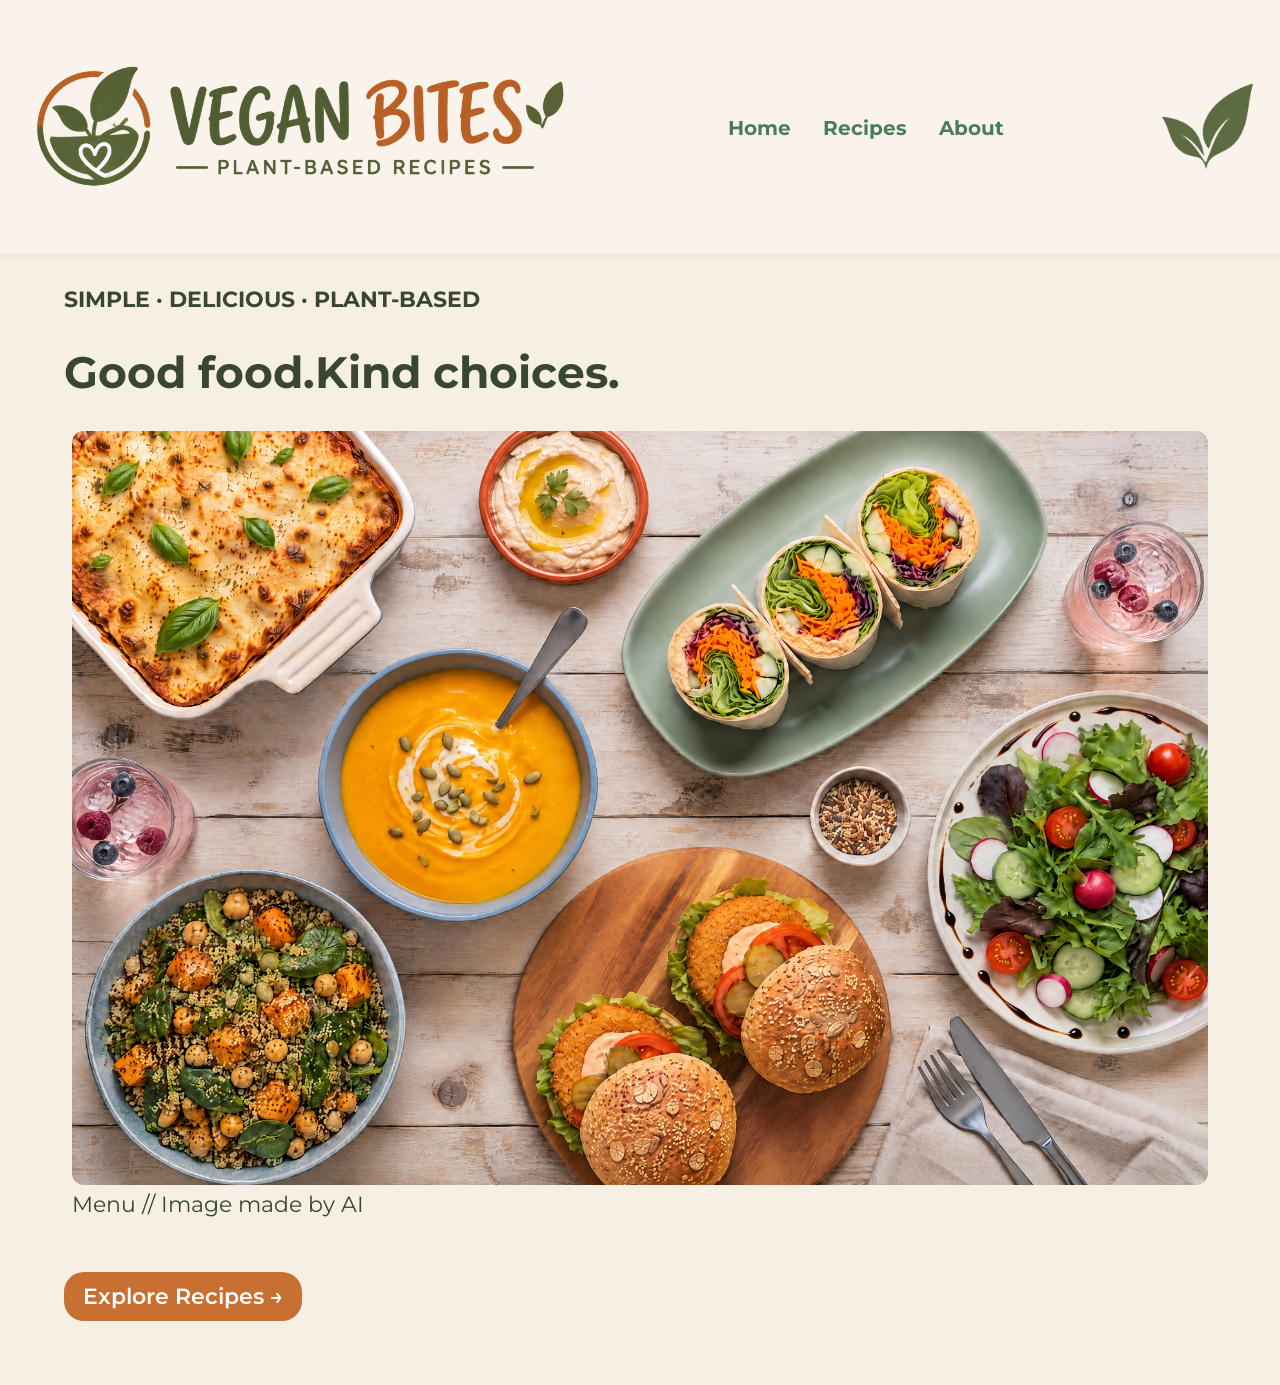
<file: index.html>
<!DOCTYPE html>
<html lang="en">
<head>
    <meta charset="UTF-8">
    <meta name="viewport" content="width=device-width, initial-scale=1.0">
    <title>Odin Recipes</title>
    <link rel="stylesheet" href="styles.css">
    <link href='https://fonts.googleapis.com/css?family=Montserrat' rel='stylesheet'>
</head>
<body>
    <header class="site-header">
        <div class="container">
            <div class="logo">
                <img src="./img/vegan_bites_header.png" alt="Vegan Bites Logo">
            </div>
            <nav class="main-nav">
                <ul>
                    <li><a href="index.html">Home</a></li>
                    <li><a href="recipes.html">Recipes</a></li>
                    <li><a href="about.html">About</a></li>
                </ul>
            </nav>
            <div class="leaf-icon">
               <img src="./img/leaf.png" alt="Leaf Icon">
            </div>
        </div>
    </header>
    <main>
    <h4>SIMPLE · DELICIOUS · PLANT-BASED</h4>
    <h1>Good food.Kind choices.</h1>
     <figure>
      <img class="carte" src="./img/menu.png" alt="menu">
      <figcaption>Menu // Image made by AI</figcaption>
    </figure>
    <a href="./recipes.html" class="btn">Explore Recipes →</a>
    </main>
</body>
</html>
</file>
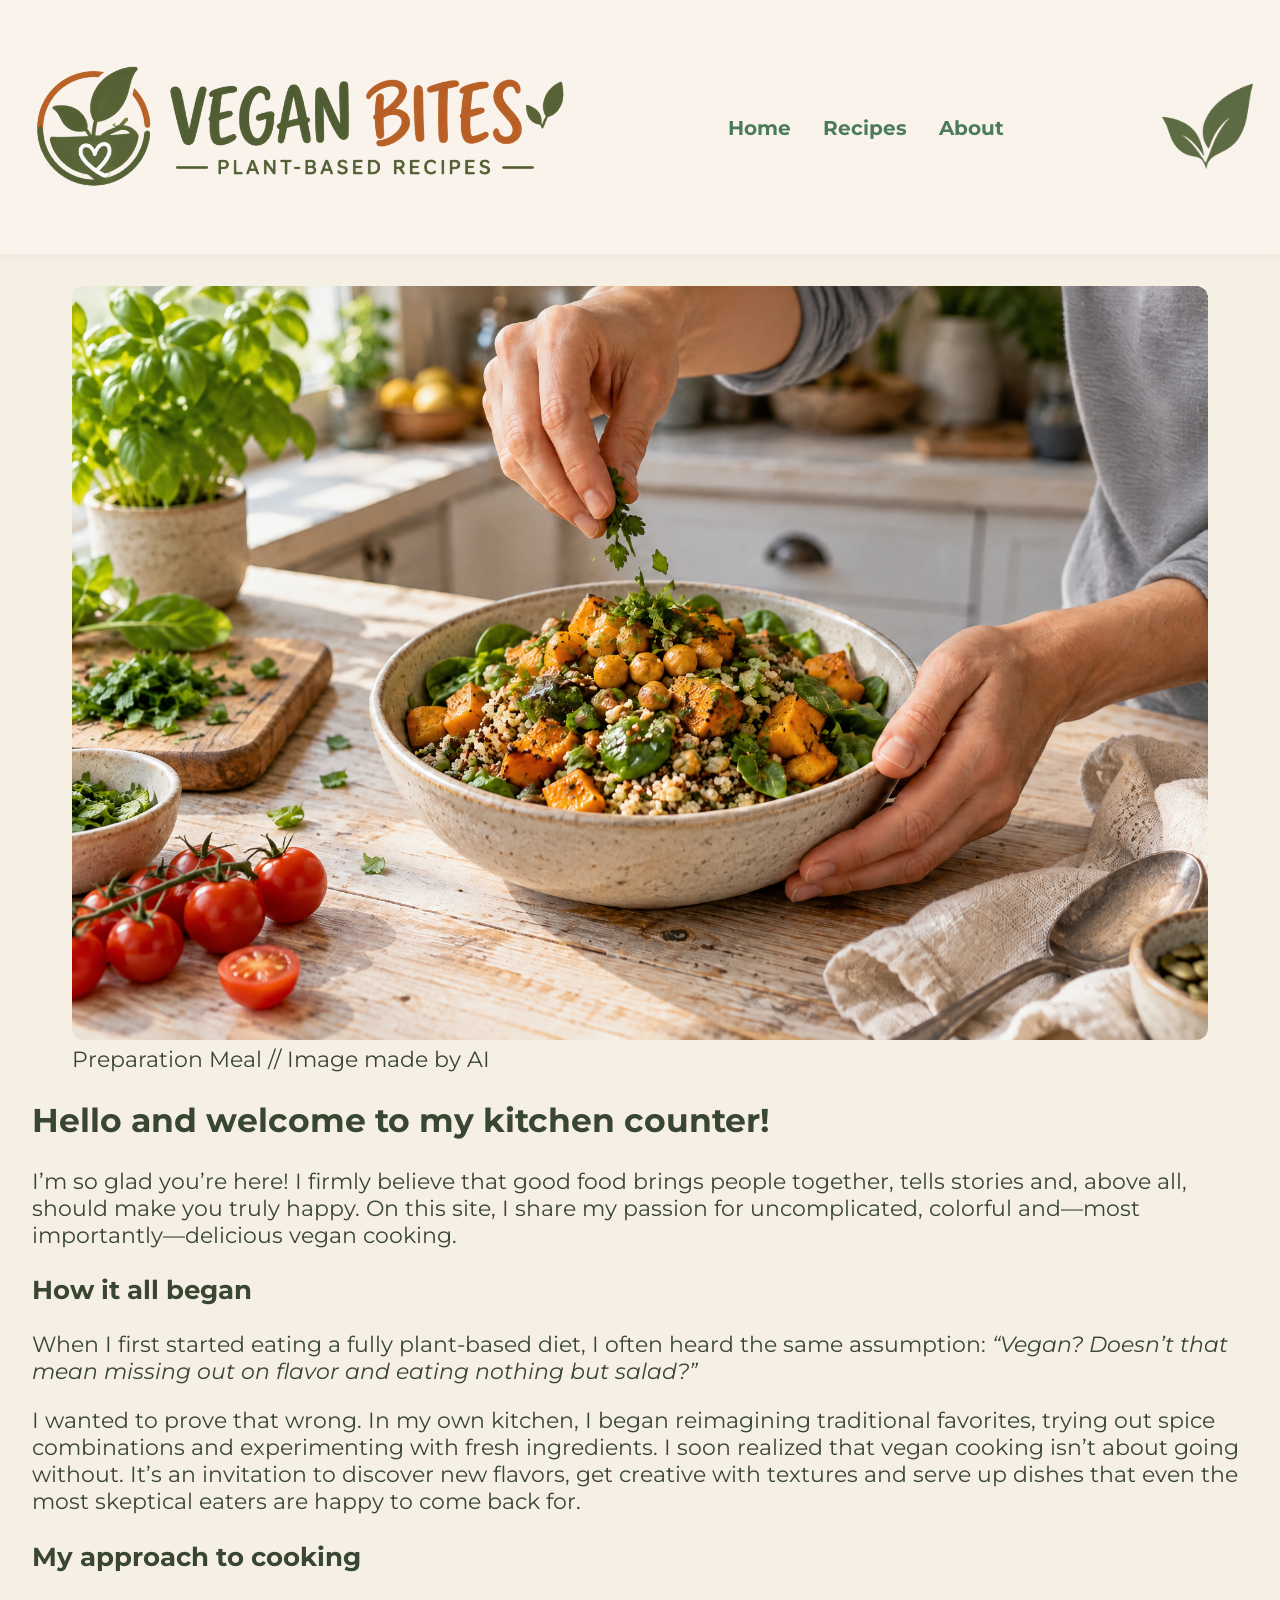
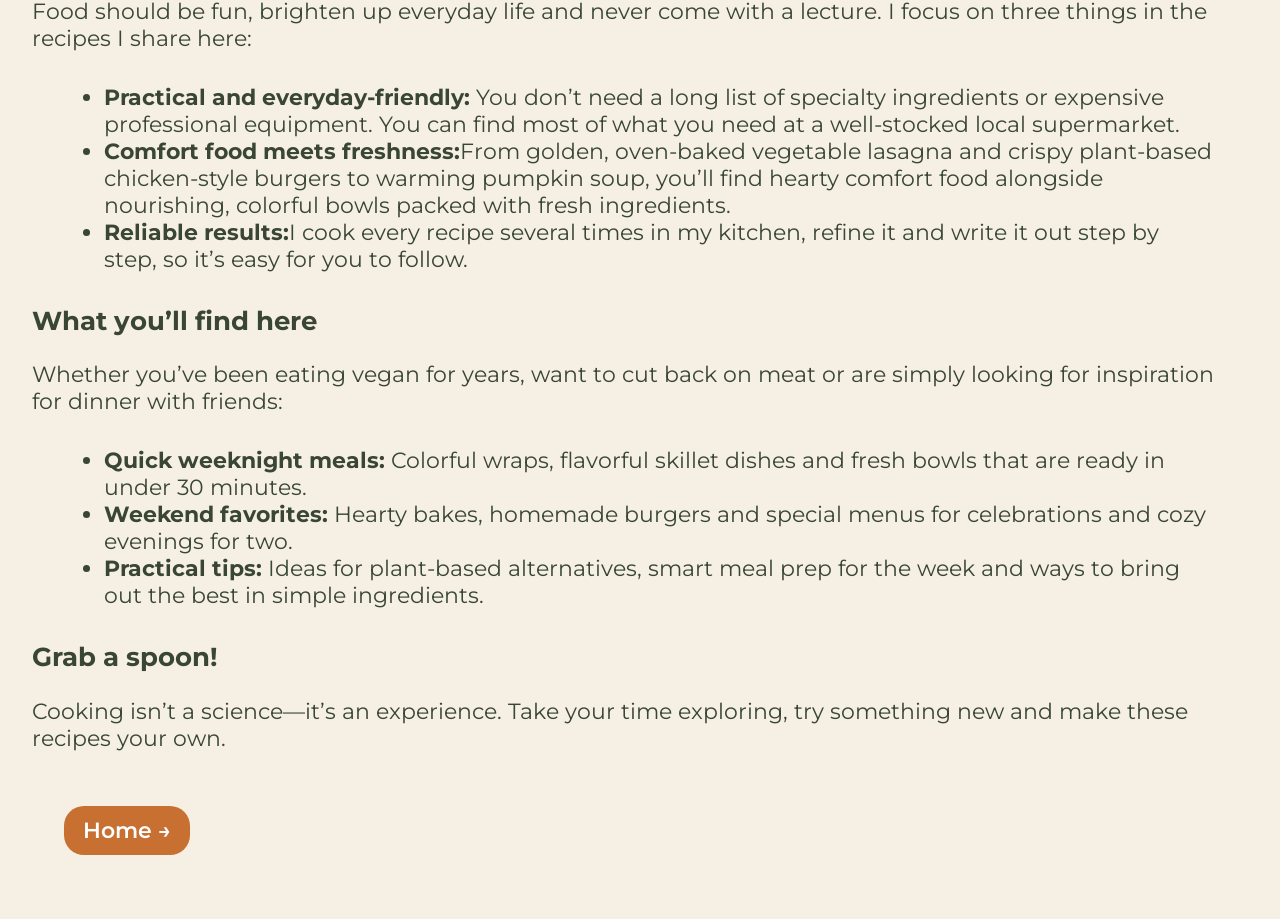
<file: about.html>
<!DOCTYPE html>
<html lang="en">
<head>
    <meta charset="UTF-8">
    <meta name="viewport" content="width=device-width, initial-scale=1.0">
    <title>About</title>
    <link rel="stylesheet" href="styles.css">
    <link href='https://fonts.googleapis.com/css?family=Montserrat' rel='stylesheet'>
</head>
<body>
     <header class="site-header">
        <div class="container">
            <div class="logo">
                <img src="./img/vegan_bites_header.png" alt="Vegan Bites Logo">
            </div>
            <nav class="main-nav">
                <ul>
                    <li><a href="index.html">Home</a></li>
                    <li><a href="recipes.html">Recipes</a></li>
                    <li><a href="about.html">About</a></li>
                </ul>
            </nav>
            <div class="leaf-icon">
                <img src="./img/leaf.png" alt="Leaf Icon">
            </div>
        </div>
    </header>
    <main>
        <figure>
        <img src="./img/meal.png" alt="Meal">
        <figcaption>Preparation Meal // Image made by AI</figcaption>
        </figure>
    <h2>Hello and welcome to my kitchen counter!</h2>
    <p>I’m so glad you’re here! I firmly believe that good food brings people together, tells stories and, above all, should make you truly happy. On this site, I share my passion for uncomplicated, colorful and—most importantly—delicious vegan cooking.</p>
    <h3>How it all began</h3>
    <p>When I first started eating a fully plant-based diet, I often heard the same assumption: <em>“Vegan? Doesn’t that mean missing out on flavor and eating nothing but salad?”</em></p>
    <p>I wanted to prove that wrong. In my own kitchen, I began reimagining traditional favorites, trying out spice combinations and experimenting with fresh ingredients. I soon realized that vegan cooking isn’t about going without. It’s an invitation to discover new flavors, get creative with textures and serve up dishes that even the most skeptical eaters are happy to come back for.</p>
    <h3>My approach to cooking</h3>
    <p>Food should be fun, brighten up everyday life and never come with a lecture. I focus on three things in the recipes I share here:</p>
    <ul>
        <li><strong>Practical and everyday-friendly:</strong> You don’t need a long list of specialty ingredients or expensive professional equipment. You can find most of what you need at a well-stocked local supermarket.</li>
        <li><strong>Comfort food meets freshness:</strong>From golden, oven-baked vegetable lasagna and crispy plant-based chicken-style burgers to warming pumpkin soup, you’ll find hearty comfort food alongside nourishing, colorful bowls packed with fresh ingredients.</li>
        <li><strong>Reliable results:</strong>I cook every recipe several times in my kitchen, refine it and write it out step by step, so it’s easy for you to follow.</li>
    </ul>
    <h3>What you’ll find here</h3>
    <p>Whether you’ve been eating vegan for years, want to cut back on meat or are simply looking for inspiration for dinner with friends:</p>
    <ul>
        <li><strong>Quick weeknight meals:</strong> Colorful wraps, flavorful skillet dishes and fresh bowls that are ready in under 30 minutes.</li>
        <li><strong>Weekend favorites:</strong> Hearty bakes, homemade burgers and special menus for celebrations and cozy evenings for two.</li>
        <li><strong>Practical tips:</strong> Ideas for plant-based alternatives, smart meal prep for the week and ways to bring out the best in simple ingredients.</li>
    </ul>
    <h3>Grab a spoon!</h3>
    <p>Cooking isn’t a science—it’s an experience. Take your time exploring, try something new and make these recipes your own.</p>
    <a class="btn" href="./index.html">Home →</a>
    </main>
</body>
</html>
</file>
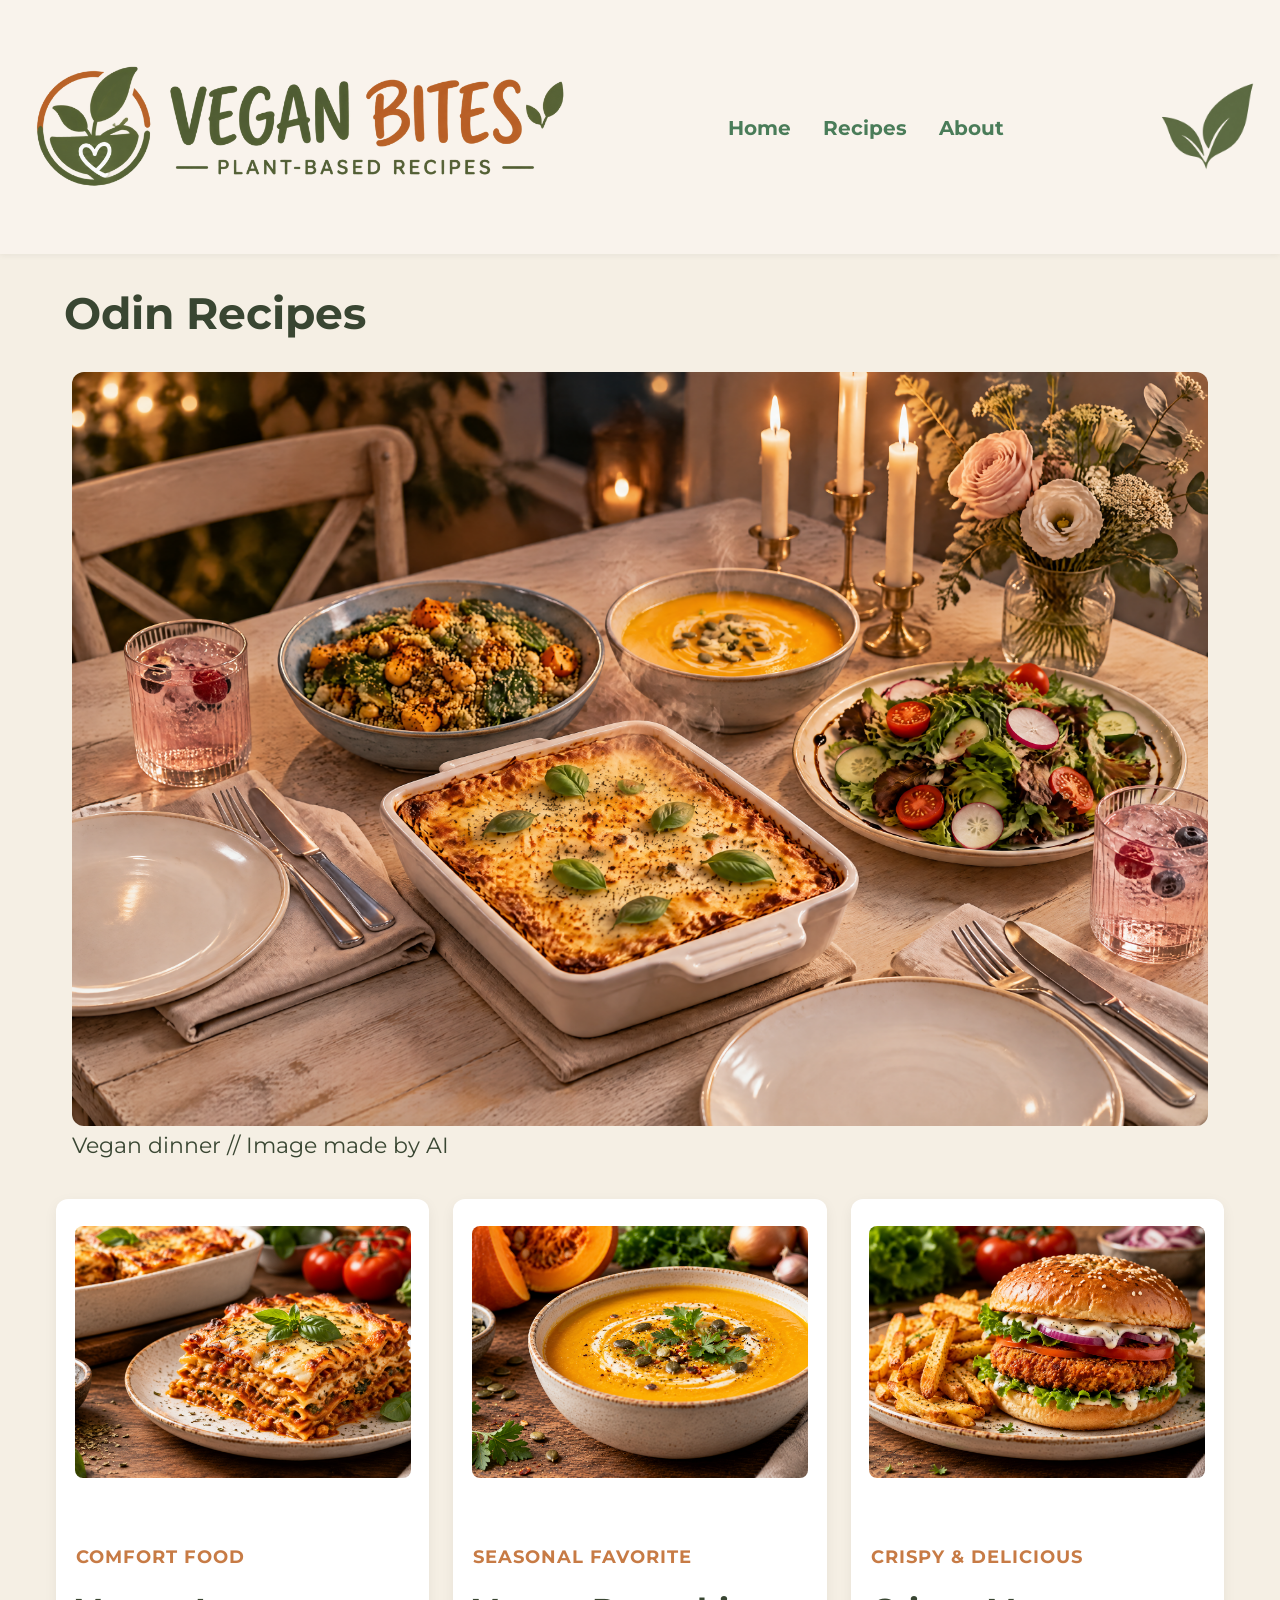
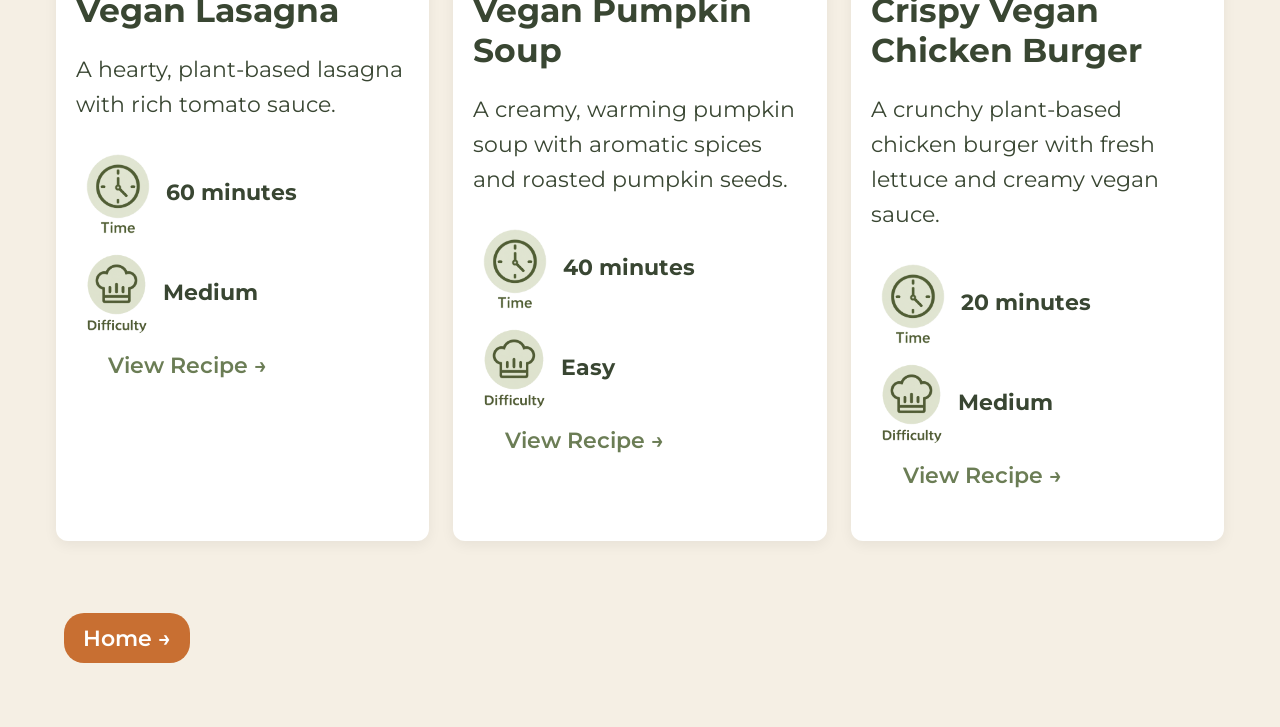
<file: recipes.html>
<!DOCTYPE html>
<html lang="en">
<head>
    <meta charset="UTF-8">
    <meta name="viewport" content="width=device-width, initial-scale=1.0">
    <title>Odin Recipes</title>
    <link rel="stylesheet" href="styles.css">
    <link href='https://fonts.googleapis.com/css?family=Montserrat' rel='stylesheet'>
</head>
<body>
    <header class="site-header">
        <div class="container">
            <div class="logo">
                <img src="./img/vegan_bites_header.png" alt="Vegan Bites Logo">
            </div>
            <nav class="main-nav">
                <ul>
                    <li><a href="index.html">Home</a></li>
                    <li><a href="recipes.html">Recipes</a></li>
                    <li><a href="about.html">About</a></li>
                </ul>
            </nav>
            <div class="leaf-icon">
                <img src="./img/leaf.png" alt="Leaf Icon">
            </div>
        </div>
    </header>
    <main>
    <h1>Odin Recipes</h1>
    <figure>
    <img src="./img/dinner.png" alt="Dinner">
    <figcaption>Vegan dinner // Image made by AI</figcaption>
    </figure>

    <section class="recipe-grid">
  <article class="recipe-card">
    <a href="recipes/lasagna.html">
      <img
        src="./img/lasagna.png"
        alt="Homemade vegan lasagna with tomato sauce"
        class="recipe-image"
      >
    </a>

    <div class="recipe-content">
      <p class="recipe-category">COMFORT FOOD</p>
      <h2>Vegan Lasagna</h2>
      <p>A hearty, plant-based lasagna with rich tomato sauce.</p>
        <div class="recipe-info">
          <section>
          <img class="info-icon" src="./img/Time.png" alt="Time">
          60 minutes
          </section>
          <section>
          <img class="info-icon" src="./img/Difficulty.png" alt="Difficulty">
          Medium
          </section>
        </div>
      <a href="recipes/lasagna.html" class="recipe-link">
        View Recipe →
      </a>
    </div>
  </article>

  
<article class="recipe-card">
  <a href="recipes/pumpkin-soup.html">
    <img
      src="./img/pumpkin-soup.png"
      alt="Creamy vegan pumpkin soup with roasted pumpkin seeds"
      class="recipe-image"
    >
  </a>

  <div class="recipe-content">
    <p class="recipe-category">SEASONAL FAVORITE</p>
    <h2>Vegan Pumpkin Soup</h2>
    <p>A creamy, warming pumpkin soup with aromatic spices and roasted pumpkin seeds.</p>
     <div class="recipe-info">
          <section>
          <img class="info-icon" src="./img/Time.png" alt="Time">
          40 minutes
          </section>
          <section>
          <img class="info-icon" src="./img/Difficulty.png" alt="Difficulty">
          Easy
          </section>
        </div>
    <a href="recipes/pumpkin-soup.html" class="recipe-link">
      View Recipe →
    </a>
  </div>
</article>

 <article class="recipe-card">
  <a href="recipes/burger.html">
    <img
      src="./img/burger.png"
      alt="Crispy vegan chicken burger with lettuce and vegan sauce"
      class="recipe-image"
    >
  </a>

  <div class="recipe-content">
    <p class="recipe-category">CRISPY & DELICIOUS</p>
    <h2>Crispy Vegan Chicken Burger</h2>
    <p>A crunchy plant-based chicken burger with fresh lettuce and creamy vegan sauce.</p>
     <div class="recipe-info">
          <section>
          <img class="info-icon" src="./img/Time.png" alt="Time">
          20 minutes
          </section>
          <section>
          <img class="info-icon" src="./img/Difficulty.png" alt="Difficulty">
          Medium
          </section>
        </div>
    <a href="recipes/burger.html" class="recipe-link">
      View Recipe →
    </a>
  </div>
</article>
</section>
    <a class="btn" href="./index.html">Home →</a>
    </main>
</body>
</html>
</file>
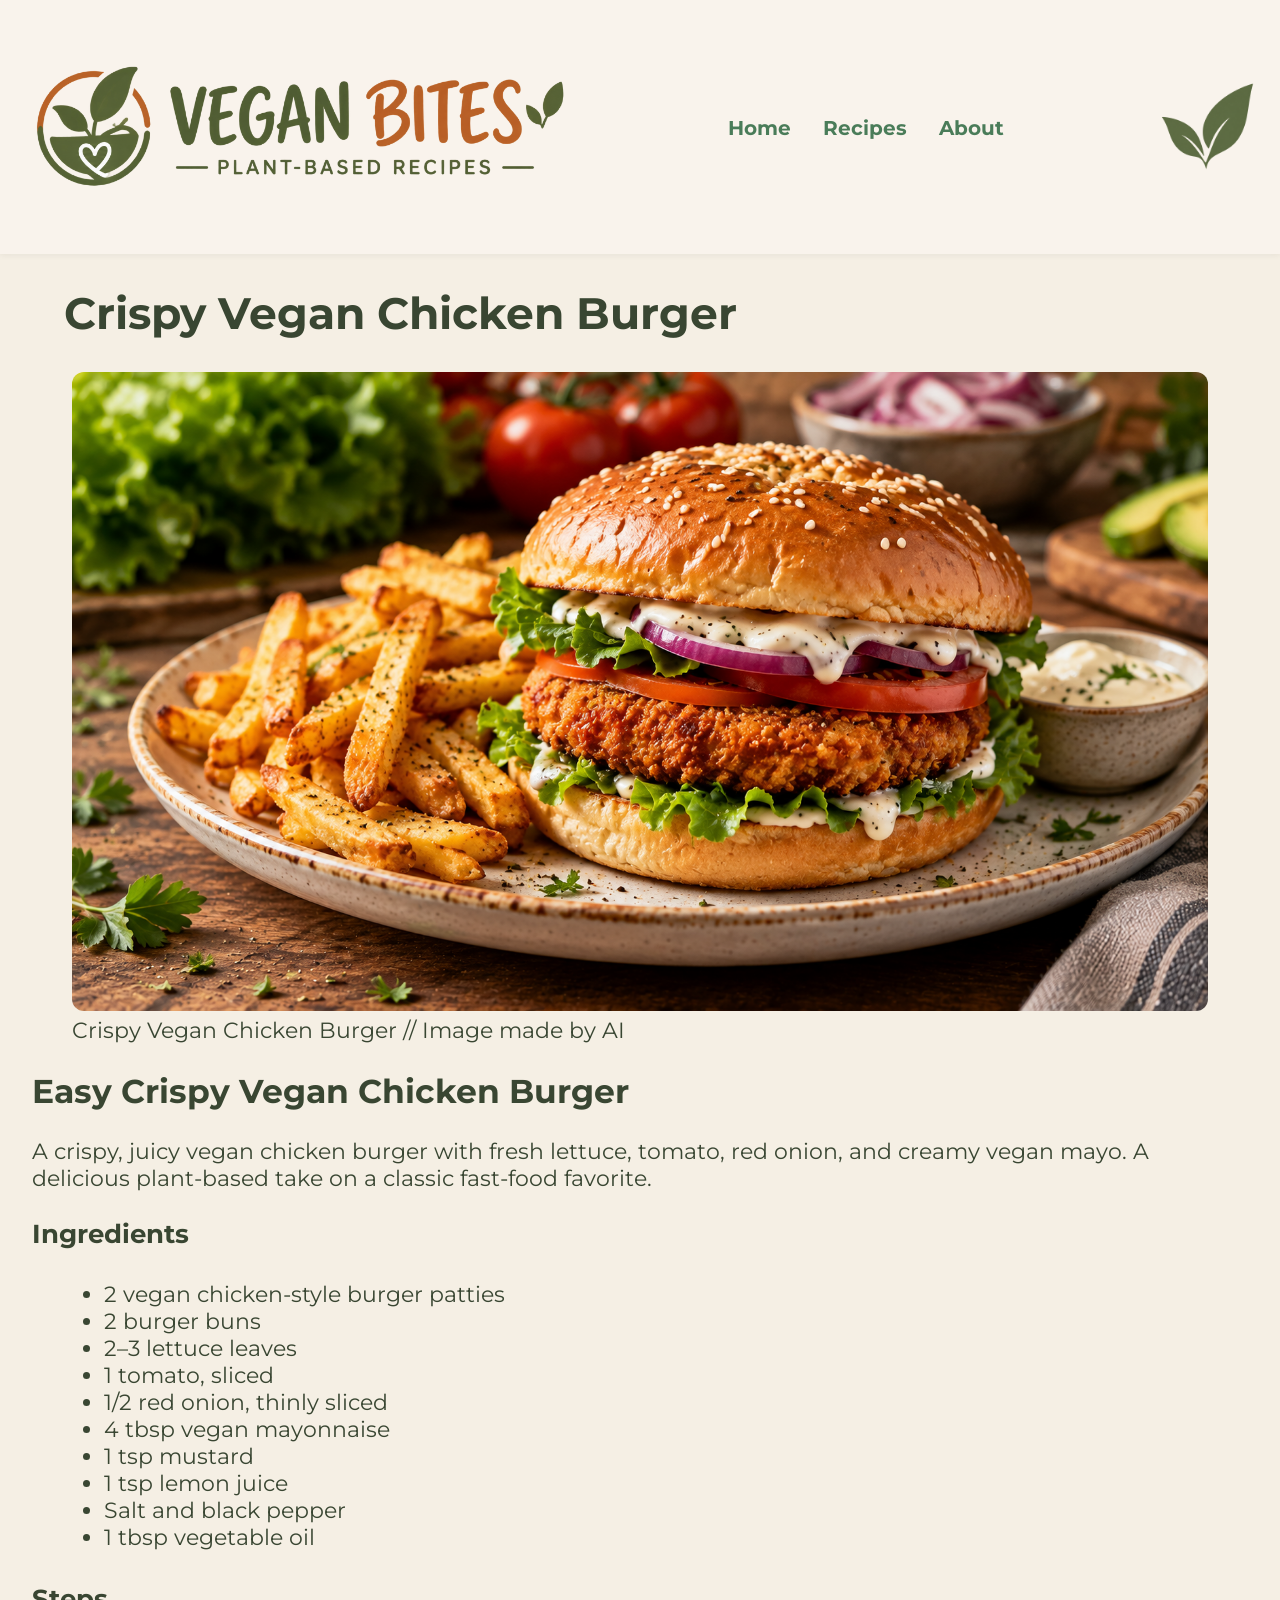
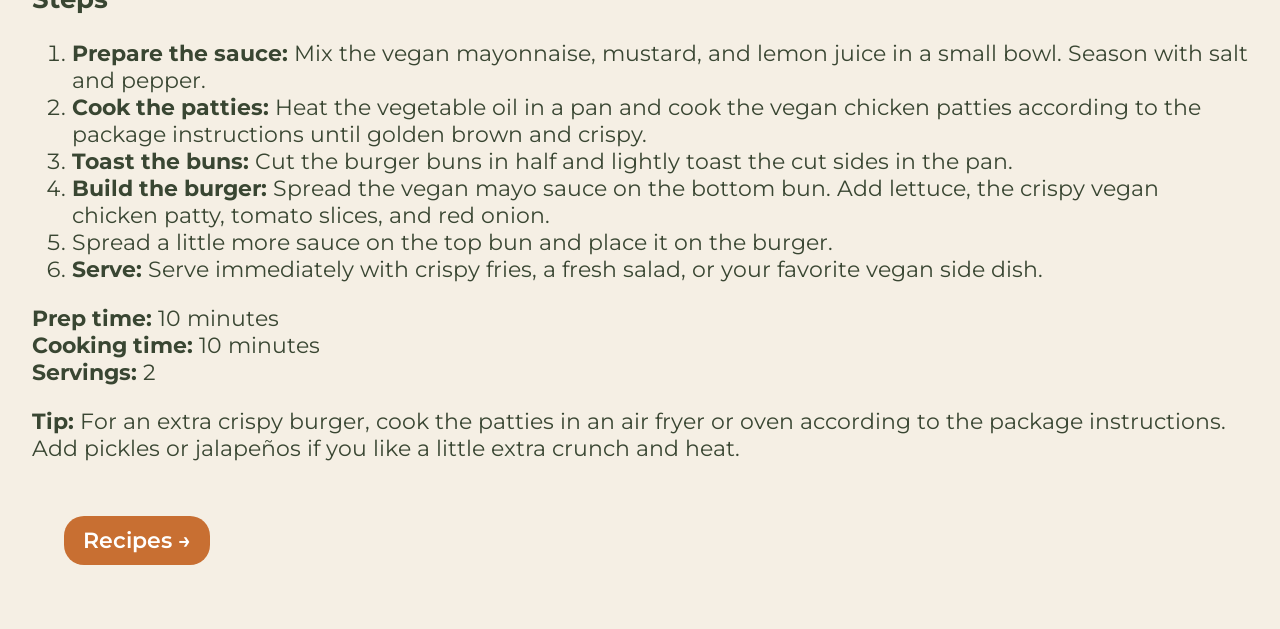
<file: recipes/burger.html>
<!DOCTYPE html>
<html lang="en">
<head>
    <meta charset="UTF-8">
    <meta name="viewport" content="width=device-width, initial-scale=1.0">
    <title>Crispy Vegan Chicken Burger</title>
    <link rel="stylesheet" href="../styles.css">
    <link href='https://fonts.googleapis.com/css?family=Montserrat' rel='stylesheet'>
</head>
<body>
    <header class="site-header">
        <div class="container">
            <div class="logo">
                <img src="../img/vegan_bites_header.png" alt="Vegan Bites Logo">
            </div>
            <nav class="main-nav">
                <ul>
                    <li><a href="../index.html">Home</a></li>
                    <li><a href="../recipes.html">Recipes</a></li>
                    <li><a href="../about.html">About</a></li>
                </ul>
            </nav>
            <div class="leaf-icon">
               <img src="../img/leaf.png" alt="Leaf Icon">
            </div>
        </div>
    </header>
    <main>
    <h1>Crispy Vegan Chicken Burger</h1>
    <figure>
      <img src="../img/burger.png" alt="Crispy Vegan Chicken Burger">
      <figcaption>Crispy Vegan Chicken Burger // Image made by AI</figcaption>
    </figure>  
    <h2>Easy Crispy Vegan Chicken Burger</h2>
    <p>A crispy, juicy vegan chicken burger with fresh lettuce, tomato, red onion, and creamy vegan mayo. A delicious plant-based take on a classic fast-food favorite.</p>
    <h3>Ingredients</h3>
    <ul>
        <li>2 vegan chicken-style burger patties</li>
        <li>2 burger buns</li>
        <li>2–3 lettuce leaves</li>
        <li>1 tomato, sliced</li>
        <li>1/2 red onion, thinly sliced</li>
        <li>4 tbsp vegan mayonnaise</li>
        <li>1 tsp mustard</li>
        <li>1 tsp lemon juice</li>
        <li>Salt and black pepper</li>
        <li>1 tbsp vegetable oil</li>
    </ul>
    <h3>Steps</h3>
    <ol>
        <li><strong>Prepare the sauce:</strong> Mix the vegan mayonnaise, mustard, and lemon juice in a small bowl. Season with salt and pepper.</li>
        <li><strong>Cook the patties:</strong> Heat the vegetable oil in a pan and cook the vegan chicken patties according to the package instructions until golden brown and crispy.</li>
        <li><strong>Toast the buns:</strong> Cut the burger buns in half and lightly toast the cut sides in the pan.</li>
        <li><strong>Build the burger:</strong> Spread the vegan mayo sauce on the bottom bun. Add lettuce, the crispy vegan chicken patty, tomato slices, and red onion.</li>
        <li>Spread a little more sauce on the top bun and place it on the burger.</li>
        <li><strong>Serve:</strong> Serve immediately with crispy fries, a fresh salad, or your favorite vegan side dish.</li>
    </ol>
    <strong>Prep time:</strong> 10 minutes<br>
    <strong>Cooking time:</strong> 10 minutes<br>
    <strong>Servings:</strong> 2
    <p><strong>Tip:</strong> For an extra crispy burger, cook the patties in an air fryer or oven according to the package instructions. Add pickles or jalapeños if you like a little extra crunch and heat.</p>
    <a class="btn" href="../recipes.html">Recipes →</a>
    </main>
</body>
</html>
</file>
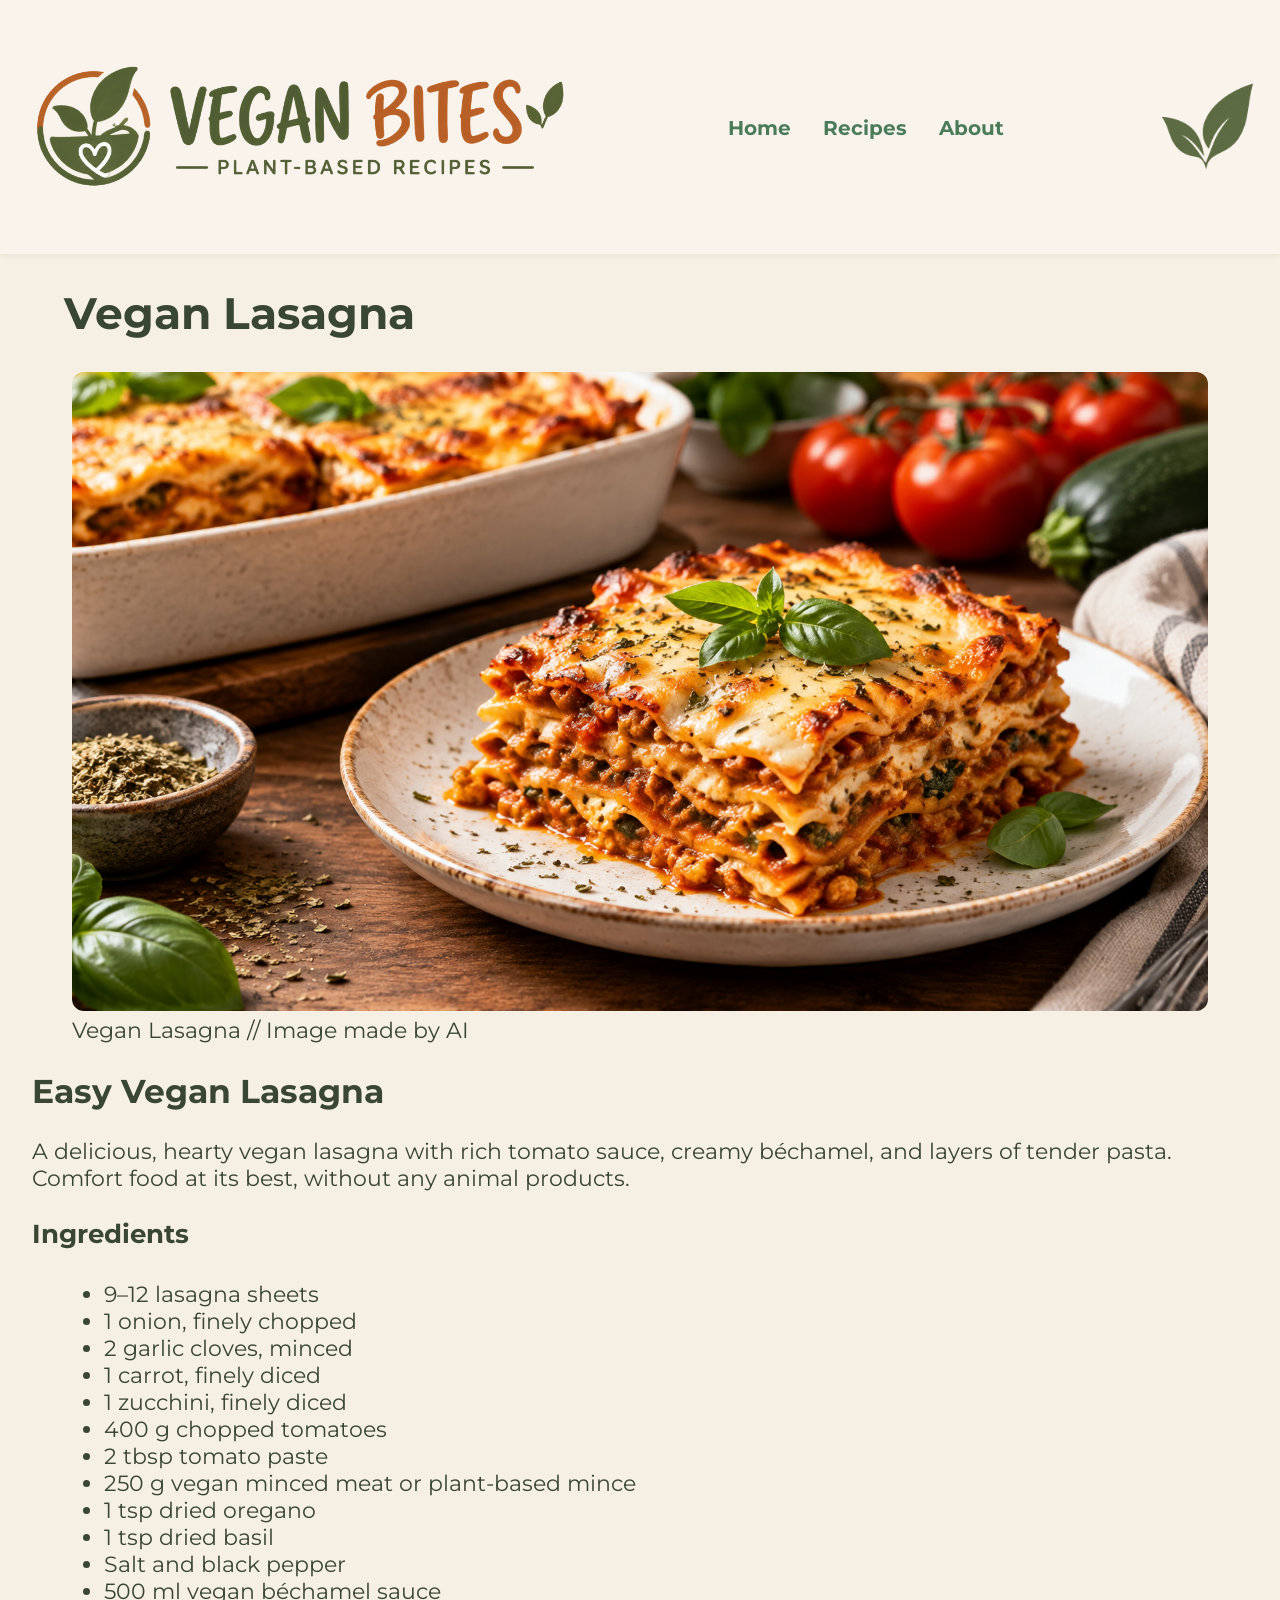
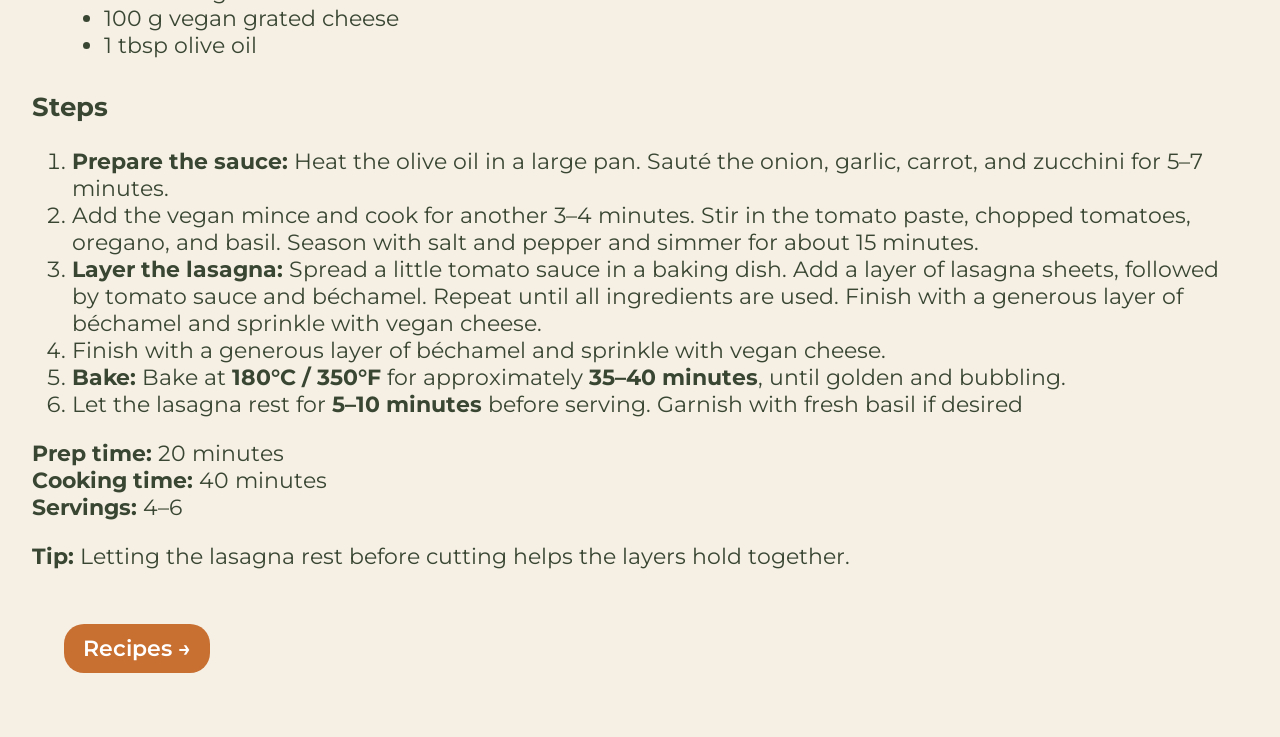
<file: recipes/lasagna.html>
<!DOCTYPE html>
<html lang="en">
<head>
    <meta charset="UTF-8">
    <meta name="viewport" content="width=device-width, initial-scale=1.0">
    <title>Lasagna</title>
    <link rel="stylesheet" href="../styles.css">
    <link href='https://fonts.googleapis.com/css?family=Montserrat' rel='stylesheet'>
</head>
<body>
     <header class="site-header">
        <div class="container">
            <div class="logo">
                <img src="../img/vegan_bites_header.png" alt="Vegan Bites Logo">
            </div>
            <nav class="main-nav">
                <ul>
                    <li><a href="../index.html">Home</a></li>
                    <li><a href="../recipes.html">Recipes</a></li>
                    <li><a href="../about.html">About</a></li>
                </ul>
            </nav>
            <div class="leaf-icon">
               <img src="../img/leaf.png" alt="Leaf Icon">
            </div>
        </div>
    </header>
    <main>
    <h1>Vegan Lasagna</h1>
    <figure>
      <img src="../img/lasagna.png" alt="Vegan Lasagna">
      <figcaption>Vegan Lasagna // Image made by AI</figcaption>
    </figure>  
    <h2>Easy Vegan Lasagna</h2>
    <p>A delicious, hearty vegan lasagna with rich tomato sauce, creamy béchamel, and layers of tender pasta. Comfort food at its best, without any animal products.</p>
    <h3>Ingredients</h3>
    <ul>
        <li>9–12 lasagna sheets</li>
        <li>1 onion, finely chopped</li>
        <li>2 garlic cloves, minced</li>
        <li>1 carrot, finely diced</li>
        <li>1 zucchini, finely diced</li>
        <li>400 g chopped tomatoes</li>
        <li>2 tbsp tomato paste</li>
        <li>250 g vegan minced meat or plant-based mince</li>
        <li>1 tsp dried oregano</li>
        <li>1 tsp dried basil</li>
        <li>Salt and black pepper</li>
        <li>500 ml vegan béchamel sauce</li>
        <li>100 g vegan grated cheese</li>
        <li>1 tbsp olive oil</li>
    </ul>
    <h3>Steps</h3>
    <ol>
        <li><strong>Prepare the sauce: </strong>Heat the olive oil in a large pan. Sauté the onion, garlic, carrot, and zucchini for 5–7 minutes.</li>
        <li>Add the vegan mince and cook for another 3–4 minutes. Stir in the tomato paste, chopped tomatoes, oregano, and basil. Season with salt and pepper and simmer for about 15 minutes.</li>
        <li><strong>Layer the lasagna: </strong>Spread a little tomato sauce in a baking dish. Add a layer of lasagna sheets, followed by tomato sauce and béchamel. Repeat until all ingredients are used.
Finish with a generous layer of béchamel and sprinkle with vegan cheese.</li>
        <li>Finish with a generous layer of béchamel and sprinkle with vegan cheese.</li>
        <li><strong>Bake: </strong>Bake at <strong>180°C / 350°F </strong>for approximately <strong>35–40 minutes</strong>, until golden and bubbling.</li>
        <li>Let the lasagna rest for <strong>5–10 minutes </strong>before serving. Garnish with fresh basil if desired</li>
    </ol>
    <strong>Prep time:</strong> 20 minutes<br>
    <strong>Cooking time:</strong> 40 minutes<br>
    <strong>Servings:</strong> 4–6
    <p><strong>Tip:</strong> Letting the lasagna rest before cutting helps the layers hold together.</p>
    <p><a class="btn" href="../recipes.html">Recipes →</a></p>
    </main>
</body>
</html>
</file>
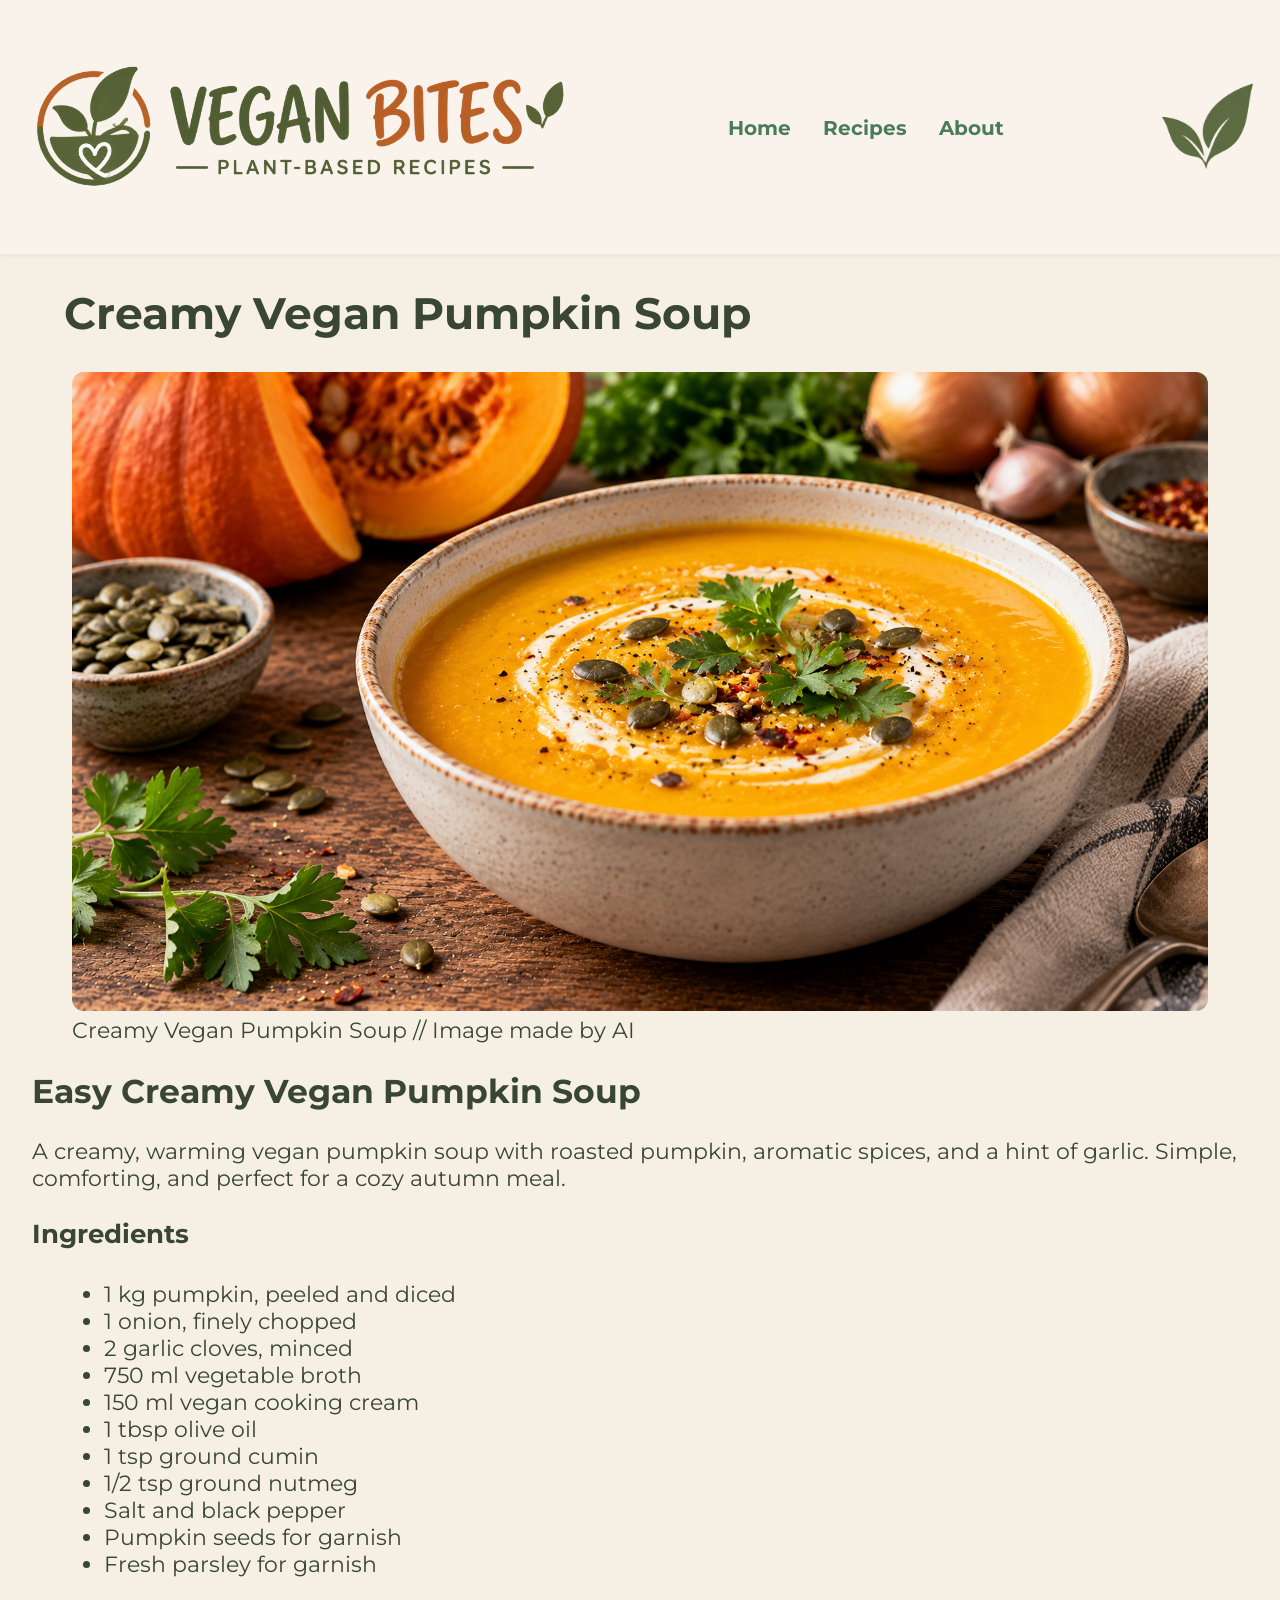
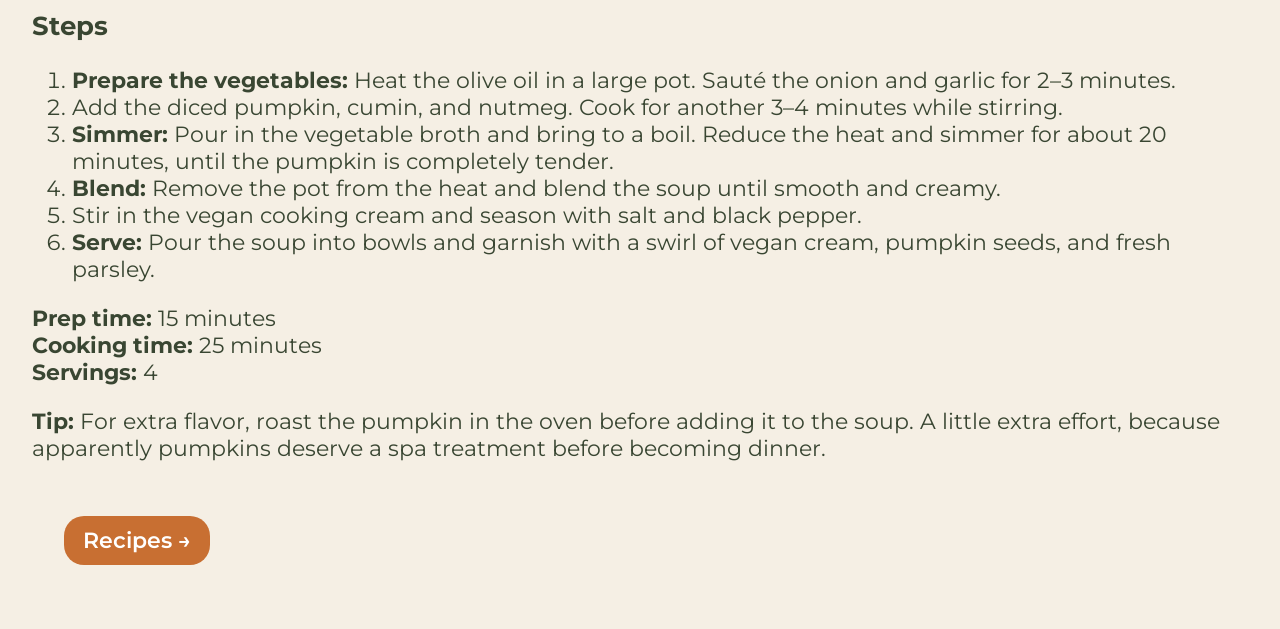
<file: recipes/pumpkin-soup.html>
<!DOCTYPE html>
<html lang="en">
<head>
    <meta charset="UTF-8">
    <meta name="viewport" content="width=device-width, initial-scale=1.0">
    <title>Creamy Vegan Pumpkin Soup</title>
    <link rel="stylesheet" href="../styles.css">
    <link href='https://fonts.googleapis.com/css?family=Montserrat' rel='stylesheet'>
</head>
<body>
     <header class="site-header">
        <div class="container">
            <div class="logo">
                <img src="../img/vegan_bites_header.png" alt="Vegan Bites Logo">
            </div>
            <nav class="main-nav">
                <ul>
                    <li><a href="../index.html">Home</a></li>
                    <li><a href="../recipes.html">Recipes</a></li>
                    <li><a href="../about.html">About</a></li>
                </ul>
            </nav>
            <div class="leaf-icon">
               <img src="../img/leaf.png" alt="Leaf Icon">
            </div>
        </div>
    </header>
    <main>
    <h1>Creamy Vegan Pumpkin Soup</h1>
    <figure>
      <img src="../img/pumpkin-soup.png" alt="Creamy Vegan Pumpkin Soup">
      <figcaption>Creamy Vegan Pumpkin Soup // Image made by AI</figcaption>
    </figure>  
    <h2>Easy Creamy Vegan Pumpkin Soup</h2>
    <p>A creamy, warming vegan pumpkin soup with roasted pumpkin, aromatic spices, and a hint of garlic. Simple, comforting, and perfect for a cozy autumn meal.</p>
    <h3>Ingredients</h3>
    <ul>
        <li>1 kg pumpkin, peeled and diced</li>
        <li>1 onion, finely chopped</li>
        <li>2 garlic cloves, minced</li>
        <li>750 ml vegetable broth</li>
        <li>150 ml vegan cooking cream</li>
        <li>1 tbsp olive oil</li>
        <li>1 tsp ground cumin</li>
        <li>1/2 tsp ground nutmeg</li>
        <li>Salt and black pepper</li>
        <li>Pumpkin seeds for garnish</li>
        <li>Fresh parsley for garnish</li>
    </ul>
    <h3>Steps</h3>
    <ol>
        <li><strong>Prepare the vegetables: </strong>Heat the olive oil in a large pot. Sauté the onion and garlic for 2–3 minutes.</li>
        <li>Add the diced pumpkin, cumin, and nutmeg. Cook for another 3–4 minutes while stirring.</li>
        <li><strong>Simmer: </strong>Pour in the vegetable broth and bring to a boil. Reduce the heat and simmer for about 20 minutes, until the pumpkin is completely tender.</li>
        <li><strong>Blend: </strong>Remove the pot from the heat and blend the soup until smooth and creamy.</li>
        <li>Stir in the vegan cooking cream and season with salt and black pepper.</li>
        <li><strong>Serve: </strong>Pour the soup into bowls and garnish with a swirl of vegan cream, pumpkin seeds, and fresh parsley.</li>
    </ol>
    <strong>Prep time:</strong> 15 minutes<br>
    <strong>Cooking time:</strong> 25 minutes<br>
    <strong>Servings:</strong> 4
    <p><strong>Tip:</strong> For extra flavor, roast the pumpkin in the oven before adding it to the soup. A little extra effort, because apparently pumpkins deserve a spa treatment before becoming dinner.</p>
    <p><a class="btn" href="../recipes.html">Recipes →</a></p>
    </main>
</body>
</html>
</file>
<file: styles.css>
body {
    background-color: #F5EFE4;
    font-family: 'Montserrat';
    font-size: 22px;
    margin: 0;
}

main,
h1, h4, a,
ul {
    margin: 2rem;
    color: #394632
}

.site-header {
    background-color: #F9F3EC;
    padding: 1.5rem 0;
    box-shadow: 0 2px 6px rgba(0, 0, 0, 0.05);
}

.container {
    display: flex;
    justify-content: space-between;
    align-items: center;
    min-width: 0;
    margin: 0;
}

.logo img {
  height: 200px;
}

.leaf-icon img { 
  height: 100px;
}

img {
  max-width: 100%;
  height: auto;
  border-radius: 12px;
}

.main-nav ul {
  list-style: none;
  display: flex;
  flex: 1;
  flex-wrap: wrap;
  justify-content: center;
  gap: 2rem;
  margin: 0;
  padding: 0;
}

.main-nav {
  flex: 1;
  min-width: 0;
}

.main-nav a {
  margin: 0;
  color: #4A7C59;
  font-weight: bold;
  font-size: 20px;
  text-decoration: underline;
  text-decoration-color: transparent;
  text-underline-offset: 6px;
  transition: color 0.3s ease, text-decoration-color 0.3s ease;
}

.main-nav a:hover
 {
    color: #C77B45;
    text-decoration-color: #C77B45;
}

.btn {
    display: inline-block;
    padding: 0.7rem 1.2rem;
    background-color: #C86F32;
    color: white;
    border-radius: 20px;
    text-decoration: none;
    font-weight: 600;
    transition: background-color 0.3s ease, transform 0.2s ease;
}

.btn:hover {
    background-color: #a85c29;
    transform: translateY(-2px);
}

.recipe-grid {
  display: grid;
  grid-template-columns: repeat(3, minmax(300px, 400px));
  gap: 24px;
  margin: 40px 0;
  padding: 0 24px;
}

.recipe-card {
  background-color: #FFFFFF;
  border-radius: 12px;
  overflow: hidden;
  box-shadow: 0 4px 14px rgba(0, 0, 0, 0.06);
  transition: transform 0.2s ease,
              box-shadow 0.2s ease;
}

.recipe-card:hover {
  transform: translateY(-4px);
  box-shadow: 0 8px 22px rgba(0, 0, 0, 0.10);
}

.recipe-image {
  display: block;
  width: 90%;
  margin: 0 auto;
  aspect-ratio: 4 / 3;
  object-fit: cover;
  border-radius: 8px;
}

.recipe-content {
  padding: 20px;
}

.recipe-category {
  color: #C77B45;
  font-size: 18px;
  font-weight: 700;
  letter-spacing: 1px;
}

.recipe-info {
  display: block;
  align-items: center;
  font-weight: bold;
}

.info-icon {
  height: 80px;
  object-fit: contain;
  vertical-align: middle;
  margin: 10px;
}

.recipe-card h2 {
  color: #394632;
  margin: 8px 0;
}

.recipe-card p {
  line-height: 1.6;
}

.recipe-link {
  display: inline-block;
  margin-top: 8px;
  color: #6B7D55;
  font-weight: 600;
  text-decoration: none;
}

.recipe-link:hover {
  color: #C77B45;
}

@media (max-width: 900px) and (min-width: 701px) {
  .logo img {
    height: 120px;
  }

  .leaf-icon img {
    height: 60px;
  }

  .main-nav ul {
    gap: 1rem;
  }

  .main-nav a {
    margin: 0;
    font-size: 18px;
  }
}

@media (max-width: 1100px) {
  .recipe-grid {
    grid-template-columns: repeat(2, minmax(0, 1fr));
  }
}

@media (max-width: 700px) {
  body {
    font-size: 16px;
    line-height: 1.6;
  }

  .site-header {
    padding: 0.75rem 1rem;
  }

  .container {
    flex-direction: column;
    gap: 0.5rem;
  }

  .logo img {
    height: 100px;
  }

  .leaf-icon {
    display: none;
  }

  .main-nav {
    width: 100%;
  }

  .main-nav ul {
    flex-wrap: wrap;
    gap: 0.5rem 1.25rem;
  }

  .main-nav a {
    margin: 0;
    font-size: 1.1rem;
  }

  main {
    margin: 1rem;
    text-align: center;
  }

  h1 {
    margin: 1rem 0;
    font-size: 1.8rem;
  }

  h2 {
    font-size: 1.45rem;
  }

  h3 {
    font-size: 1.2rem;
  }

  figure {
    margin: 1rem auto;
  }

  img {
    max-width: 100%;
    height: auto;
  }

  .info-icon {
    height: 36px;
  }

  main > ul,
  main > ol {
    max-width: 42rem;
    margin: 1rem auto;
    padding-left: 1.5rem;
    text-align: left;
  }

  .recipe-grid {
    gap: 1rem;
    margin: 1.5rem 0;
    padding: 0;
  }

  .recipe-card {
    text-align: center;
  }

  .recipe-card > a,
  .recipe-link,
  main > .btn {
    margin: 0;
  }
}

@media (max-width: 520px) {
  .recipe-grid {
    grid-template-columns: 1fr;
    padding: 0 16px;
  }
}
</file>
